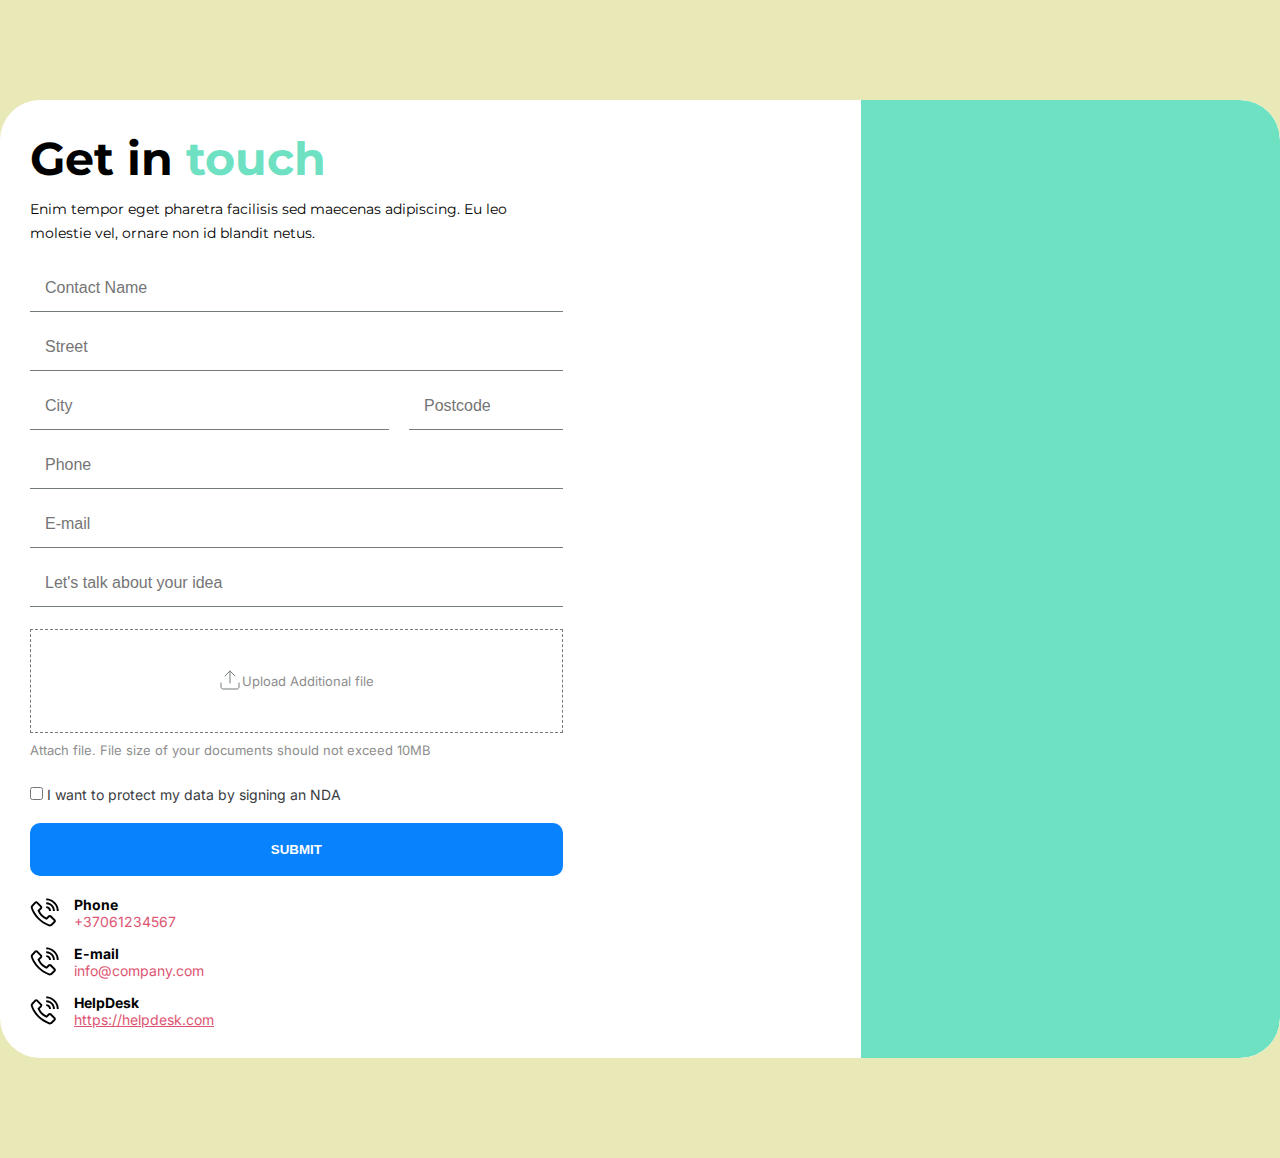
<file: index.html>
<!DOCTYPE html>
<html lang="en">
  <head>
    <meta charset="UTF-8" />
    <meta name="viewport" content="width=device-width, initial-scale=1.0" />
    <title>Contact Form</title>
    <link rel="preconnect" href="https://fonts.googleapis.com" />
    <link rel="preconnect" href="https://fonts.gstatic.com" crossorigin />
    <link
      href="https://fonts.googleapis.com/css2?family=Inter:wght@400;700&family=Montserrat:wght@400;600&display=swap"
      rel="stylesheet"
    />
    <style>
      * {
        /* Į bendrą plotį neįskaičiuojami border padding ir margin */
        box-sizing: border-box;
      }

      body {
        margin: 0;
        background-color: rgb(233, 233, 183);
        font-family: "Inter", sans-serif;
        font-size: 14px;
      }

      .contact {
        background-color: white;
        max-width: 1440px;
        width: 100%;
        margin: 100px auto;
        border-radius: 40px;
        padding: 50px 95px 40px;
        position: relative;
        overflow: hidden;
      }

      .contact::after {
        content: "";
        position: absolute;
        top: 0;
        right: 0;
        background-color: #6de1c2;
        height: 100%;
        width: 419px;
        border-top-right-radius: 40px;
        border-bottom-right-radius: 40px;
      }

      .contact p {
        font-family: "Montserrat", sans-serif;
      }

      .contact .contact-inner {
        display: flex;
        position: relative;
        z-index: 1;
      }

      .contact h1 {
        font-size: 46px;
        color: black;
        font-family: "Montserrat", sans-serif;
        margin: 0;
      }

      .contact h1 span {
        color: #6de1c2;
      }

      .contact p.desktop {
        line-height: 24px;
        margin: 10px 0 20px;
      }

      .contact p.mobile {
        display: none;
      }

      .contact .left {
        width: 49%;
        padding-right: 65px;
      }

      .contact .right {
        width: 51%;
      }

      .contact .right iframe {
        height: 100%;
        width: 100%;
      }

      .contact input[type="text"],
      .contact input[type="phone"],
      .contact input[type="email"] {
        width: 100%;
        font-size: 16px;
        border: none;
        border-bottom: 1px solid #737b7d;
        padding: 14px 15px;
        margin-bottom: 12px;
      }

      .contact .input-group {
        display: flex;
        gap: 20px;
      }

      .contact .file-upload {
        height: 104px;
        display: flex;
        justify-content: center;
        align-items: center;
        color: #8e8e8e;
        border: 1px dashed #737b7d;
        margin-top: 10px;
        font-size: 13px;
      }

      .contact .file-upload-caption {
        color: #8e8e8e;
        font-size: 13px;
        line-height: 160%;
        margin-top: 7px;
      }

      .contact .agreement {
        color: #383c3e;
        margin: 25px 0 20px;
      }

      .contact .agreement input {
        margin: 0;
      }

      .contact .button {
        width: 100%;
        background: #0982fe;
        color: white;
        text-align: center;
        padding: 19px 0;
        font-weight: bold;
        text-transform: uppercase;
        border: none;
        border-radius: 10px;
      }

      .contact-details {
        display: flex;
        gap: 15px;
        margin-top: 20px;
      }
      .contact-details .box {
        display: flex;
        gap: 15px;
        align-items: center;
      }

      .contact-details .box img {
        display: block;
      }

      .contact-details .value,
      .contact-details .value a {
        color: #dd5471;
      }

      .width-30 {
        width: 30%;
      }

      .width-70 {
        width: 70%;
      }

      @media screen and (max-width: 1440px) {
        .contact {
          padding: 30px;
        }

        .contact .contact-details {
          flex-direction: column;
        }
      }

      @media screen and (max-width: 768px) {
        body {
          padding: 0;
        }

        .contact p.desktop {
          display: none;
        }
        .contact p.mobile {
          display: block;
          font-size: 24px;
          text-align: center;
        }

        .contact {
          margin: 0;
          border-radius: 0;
          padding: 15px 0;
        }

        .contact::after {
          width: 6px;
        }

        .contact-inner {
          flex-direction: column;
          gap: 30px;
        }

        .contact .left,
        .contact .right {
          width: 100%;
          padding: 0;
        }

        .contact .right iframe {
          height: 415px;
        }

        .contact h1 {
          font-size: 32px;
          text-align: center;
        }

        .submit-button,
        .contact .agreement,
        .contact .contact-details {
          padding: 0 33px;
        }
      }
    </style>
  </head>
  <body>
    <div class="contact">
      <div class="contact-inner">
        <div class="left">
          <h1>Get in <span>touch</span></h1>
          <p class="desktop">
            Enim tempor eget pharetra facilisis sed maecenas adipiscing. Eu leo
            molestie vel, ornare non id blandit netus.
          </p>
          <p class="mobile">Lorem ipsum dolor sit amet consectetur.</p>
          <form>
            <div class="input">
              <input type="text" placeholder="Contact Name" />
            </div>
            <div class="input">
              <input type="text" placeholder="Street" />
            </div>
            <div class="input-group">
              <div class="input width-70">
                <input type="text" placeholder="City" />
              </div>
              <div class="input width-30">
                <input type="text" placeholder="Postcode" />
              </div>
            </div>
            <div class="input">
              <input type="phone" placeholder="Phone" />
            </div>
            <div class="input">
              <input type="email" placeholder="E-mail" />
            </div>
            <div class="input">
              <input type="text" placeholder="Let's talk about your idea" />
            </div>
            <div class="file-upload">
              <span class="upload-icon">
                <img src="/icons/upload.svg" alt="" />
              </span>
              <span>Upload Additional file</span>
            </div>
            <div class="file-upload-caption">
              Attach file. File size of your documents should not exceed 10MB
            </div>
            <div class="agreement">
              <label>
                <input type="checkbox" />
                <label id="agree" for="agree"
                  >I want to protect my data by signing an NDA</label
                >
              </label>
            </div>
            <div class="submit-button">
              <button class="button">Submit</button>
            </div>
          </form>
          <div class="contact-details">
            <div class="box">
              <div class="icon">
                <img src="/icons/phone.svg" alt="phone" />
              </div>
              <div class="text">
                <div class="label">
                  <strong>Phone</strong>
                </div>
                <div class="value">+37061234567</div>
              </div>
            </div>
            <div class="box">
              <div class="icon">
                <img src="/icons/phone.svg" alt="phone" />
              </div>
              <div class="text">
                <div class="label">
                  <strong>E-mail</strong>
                </div>
                <div class="value">info@company.com</div>
              </div>
            </div>
            <div class="box">
              <div class="icon">
                <img src="/icons/phone.svg" alt="phone" />
              </div>
              <div class="text">
                <div class="label">
                  <strong>HelpDesk</strong>
                </div>
                <div class="value">
                  <a href="#">https://helpdesk.com</a>
                </div>
              </div>
            </div>
          </div>
        </div>
        <div class="right">
          <iframe
            src="https://www.google.com/maps/embed?pb=!1m18!1m12!1m3!1d73431.47405268796!2d23.844863678999456!3d54.89004585556889!2m3!1f0!2f0!3f0!3m2!1i1024!2i768!4f13.1!3m3!1m2!1s0x46e72270b167d343%3A0x614bd1e0c7378bbc!2sKaunas%2C%20Kauno%20m.%20sav.!5e0!3m2!1slt!2slt!4v1699869934255!5m2!1slt!2slt"
            width="600"
            height="450"
            style="border: 0"
            allowfullscreen=""
            loading="lazy"
            referrerpolicy="no-referrer-when-downgrade"
          ></iframe>
        </div>
      </div>
    </div>
  </body>
</html>
</file>
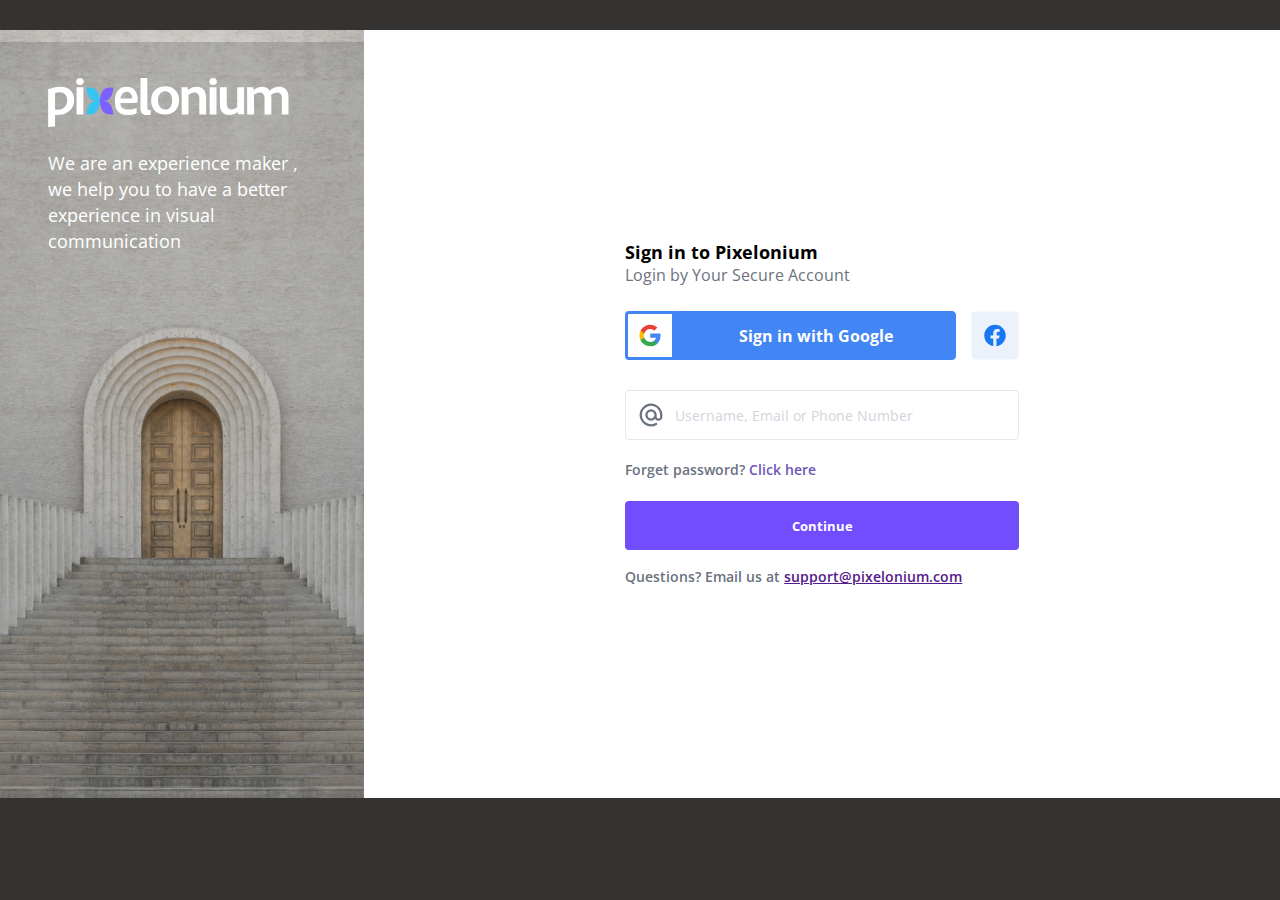
<file: register-form.html>
<!DOCTYPE html>
<html lang="en">
  <head>
    <meta charset="UTF-8" />
    <meta name="viewport" content="width=device-width, initial-scale=1.0" />
    <title>Register form</title>
    <link rel="stylesheet" href="style.css" />
    <link rel="preconnect" href="https://fonts.googleapis.com">
    <link rel="preconnect" href="https://fonts.gstatic.com" crossorigin>
    <link href="https://fonts.googleapis.com/css2?family=Open+Sans:wght@400;600;700&display=swap" rel="stylesheet">
  </head>
  <body>
    <div class="container">
      <div class="cover">
        <div class="cover-box">
          <div>
            <img class="logo" src="/img/logo.svg" alt="logo" />
          </div>
          <div class="cover-text">
            <p>
              We are an experience maker , we help you to have a better
              experience in visual communication
            </p>
          </div>
        </div>
      </div>
      <div class="content">
        <div class="content-inner">
          <form>
            <div class="content-header"><p><span>Sign in to Pixelonium</span><br>Login by Your Secure Account</p></div>
            <div class="sign-btn">
                <img class="google-icon" src="/img/google.svg" alt="google">
                <button class="google" type="submit">Sign in with Google</button>
                <img class="facebook-icon" src="/img/facebook.svg" alt="facebook">
            </div>

            <!-- <div class="line"><img src="Pictures/line.svg">&nbsp;&nbsp;<span>Or</span>&nbsp;&nbsp;<img src="Pictures/line.svg"></span></div> -->
            <div class="input-icon">
              <img class="a-icon" src="/img/a.svg">
                <input class="input-field" type="text" placeholder="Username, Email or Phone Number">
            </div>
            <div class="password"><p>Forget password? <a href="">Click here</a></p></div>
            <div><button class="continue-btn" type="submit">Continue</button></div><div>
            <div class="questions"><p>Questions? Email us at <a href="">support@pixelonium.com</a></p></div>
        </form>
        </div>
        
      </div>
    </div>
  </body>
</html>
</file>
<file: style.css>
* {
  box-sizing: border-box;
  font-family: "Open Sans", sans-serif;
}

body {
  margin: 0;
  background-color: rgb(53, 50, 50);
}

.container {
  background-color: #fff;
  max-width: 1363px;
  min-height: 768px;
  margin: 30px auto;
  display: flex;
  position: relative;
}

.cover {
  background-image: url(/img/background.png);
  background-position: center center;
  background-repeat: no-repeat;
  flex: 0 1 500px;
  padding: 12px;
}

.cover-box {
  /* min-height: 223px; */
  padding: 36px;
}

.cover-text {
  color: #fff;
  font-size: 18px;
  line-height: 26px;
}

.content {
  flex: 0 1 100%;
  margin: auto;
}

.content-inner {
  display: flex;
  justify-content: center;
  align-items: center;
}

.content-header {
  color: #6b7280;
  margin-bottom: 25px;
}

.content-header span {
  color: #000;
  font-size: 18px;
  font-weight: bold;
}

.sign-btn {
  display: flex;
  align-items: center;
}

.google {
  min-width: 281px;
  height: 49px;
  line-height: 26px;
  border: 1px solid #4285f4;
  border-top-right-radius: 4px;
  border-bottom-right-radius: 4px;
  background-color: #4285f4;
  text-align: center;
  font-weight: bold;
  color: #fff;
  font-size: 16px;
}

.google-icon {
  border: 3px solid #4285f4;
  border-top-left-radius: 4px;
  border-bottom-left-radius: 4px;
  height: 49px;
}

.facebook-icon {
  height: 49px;
  margin-left: 15px;
}

.input-icon {
  margin-top: 30px;
  display: flex;
  align-items: center;
  border: 1px solid #e5e7eb;
  border-radius: 4px;
}

.input-field {
  border: none;
  min-width: 340px;
  height: 48px;
  font-size: 14px;
  padding-left: 12px;
}

::placeholder {
  color: #d1d5db;
}

.a-icon {
  height: 24px;
  margin-left: 13px;
}

.password {
  min-width: 340px;
  max-height: 32px;
  color: #6b7280;
  font-size: 14px;
  font-weight: 600;
  line-height: 20px;
  padding-top: 6px;
  padding-bottom: 50px;
}

.password a {
  text-decoration: none;
  color: #6d58ba;
}

.continue-btn {
  min-width: 394px;
  height: 49px;
  text-align: center;
  color: #fff;
  font-weight: bold;
  border: none;
  background-color: #724dff;
  border-radius: 4px;
  line-height: 24px;
  margin-top: 5px;
}

.questions {
  color: #6b7280;
  font-size: 14px;
  font-weight: 600;
  line-height: 26px;
}

@media screen and (max-width: 1024px) {
  .cover {
    min-width: auto;
  }
}

@media screen and (max-width: 768px) {
  .container {
    flex-direction: column;
    justify-content: center;
  }

  .cover {
    width: 100%;
    height: 129px;
    background-size: cover;
    padding-top: 10px;
  }

  .cover-text {
    display: none;
  }

  .cover-box {
    margin: 0 auto;
    padding: 10px 0 0 20px;
    display: flex;
    justify-content: center;
  }

  .content {
    width: 100%;
    height: 129px;
  }

  .content-header {
    width: auto;
  }
}
</file>
